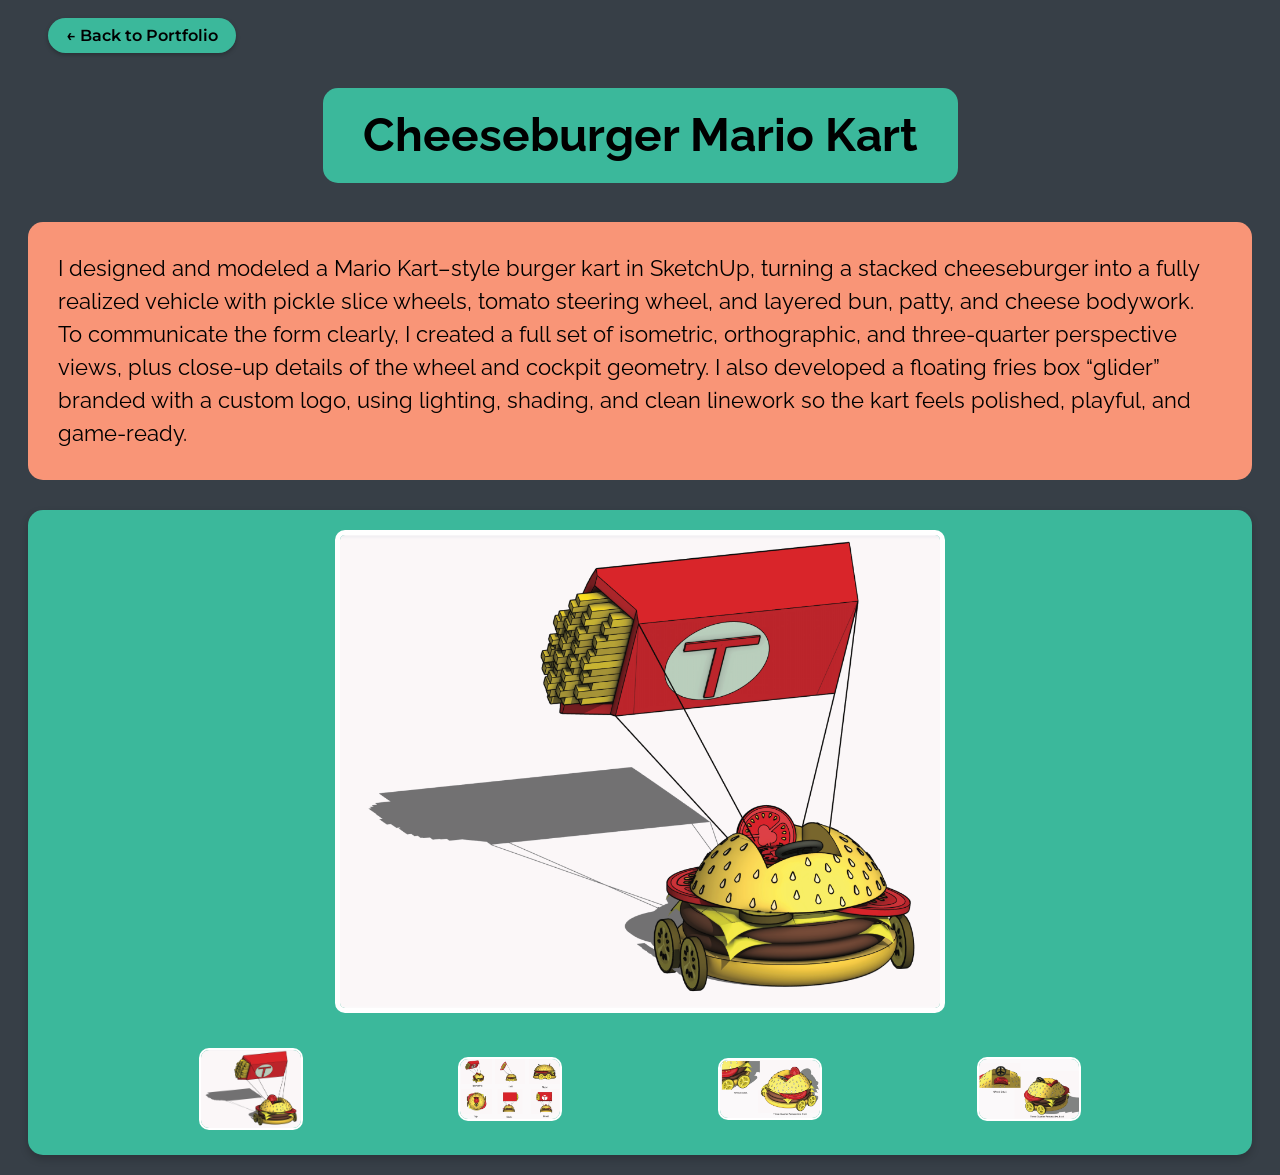
<file: portfolio/Cheeseburger_Mario_Kart.html>
<!DOCTYPE html>
<html lang="en">
<head>
  <meta charset="UTF-8">
  <title>Ceramics</title>

  <!-- CSS is in the same /portfolio folder as this file -->
  <link rel="stylesheet" href="portfolio2.css">

  <!-- fonts (optional but nice to match main page) -->
  <link rel="preconnect" href="https://fonts.googleapis.com">
  <link rel="preconnect" href="https://fonts.gstatic.com" crossorigin>
  <link href="https://fonts.googleapis.com/css2?family=Londrina+Sketch&family=Montserrat:ital,wght@0,100..900;1,100..900&family=Open+Sans:ital,wght@0,300..800;1,300..800&family=Raleway:ital,wght@0,100..900;1,100..900&display=swap" rel="stylesheet">
</head>

<body>
  <!-- (optional) same header as portfolio.html -->


  <!-- 🔥 back button now inside <body> and will use .back-button styles -->
  <a href="portfolio.html" class="back-button">← Back to Portfolio</a>

  <section id="project">
    <!-- JS will fill this -->
  </section>

  <!-- Slideshow Section for the image carousel -->
  <section id="slideshow">
    <div class="carousel-container">
      <!-- Main image display -->
      <img class="displayed-img" src="" alt="">
      <!-- Thumbnails -->
      <div class="thumb-bar"></div>
    </div>
  </section>

  <!-- JS in same /portfolio folder -->
  <script src="portfolio2.js"></script>
</body>
</html>
</file>
<file: portfolio/portfolio2.css>
body {
    background-color: #373F47;
}

p {
    font-family: "Open Sans", sans-serif;
}

h1 {
    font-family: "Raleway", sans-serif;
    font-size: clamp(2em, 5vw, 5em);
    line-height: 1.2;
    display: inline-block;
    text-align: center;
    margin-bottom: 30px;
}

h2 {
    font-family: "Raleway", sans-serif;
    font-size: 25px;
}

#project {
    text-align: center;
    margin: 20px;
}

.carousel-container {
    background-color: #3bb89b;
    border-radius: 15px;
    padding: 20px;
    display: flex;
    flex-direction: column;
    align-items: center;
    justify-content: center;
    box-shadow: 0 4px 8px rgba(0, 0, 0, 0.2);
    margin: 20px;
}

.thumb-bar {
    display: flex;
    flex-wrap: wrap;
    justify-content: space-evenly;
    align-items: center;
    width: 100%;
    overflow-x: auto;
    margin-top: 30px;
}

.thumb-bar img {
    flex: 1;
    height: auto;
    margin: 5px;
    max-width: 100px;
    cursor: pointer;
    object-fit: contain;
    border-radius: 10px;
    border: 2px solid white;
}

.thumb-bar img:hover {
    opacity: 0.7;
    transform: scale(1.1);
    transition: transform 0.3s ease, opacity 0.3s ease;
}

.displayed-img {
    width: 100%;
    max-width: 600px;
    height: auto;
    object-fit: contain;
    display: block;
    margin: 0 auto;
    border: 5px solid white;
    border-radius: 10px;
}

#slideshow {
    margin-top: 30px;
}

#title {
    background-color: #3bb89b;
    border-radius: 15px;  
    padding: 20px;       
    text-align: center;  
}
#description {
    background-color: #f99577;
    color: black;
    border-radius: 15px; 
    padding: 30px;       
    text-align: left;

    /* make it thinner + a bit more readable */
    font-weight: 400;      /* lighter than default bold */
    font-size: 22px;       /* slightly smaller, optional */
    line-height: 1.5;      /* more relaxed line spacing */
}

/* Back button styles */
/* Back button */
a.back-button,
a.back-button:link,
a.back-button:visited,
a.back-button:hover,
a.back-button:active {
  display: inline-flex;
  align-items: center;
  justify-content: center;

  margin: 10px 40px 0;   /* was 20px 40px, less top + no bottom gap */
  padding: 8px 18px;

  border-radius: 999px;
  border: none;
  background-color: #3bb89b;
  color: #000 !important;
  text-decoration: none !important;
  font-family: "Montserrat", sans-serif;
  font-weight: 600;
  box-shadow: 0 2px 4px rgba(0,0,0,0.25);
  cursor: pointer;
}

/* Title box */
#project h1 {
    background-color: #3bb89b;
    color: #000;
    border-radius: 15px;
    padding: 20px 40px;
    display: inline-block;
    margin: 15px auto 20px;
  
    /* slightly bigger than before */
    font-size: clamp(1.8em, 3.6vw, 3.3em);
  }
</file>
